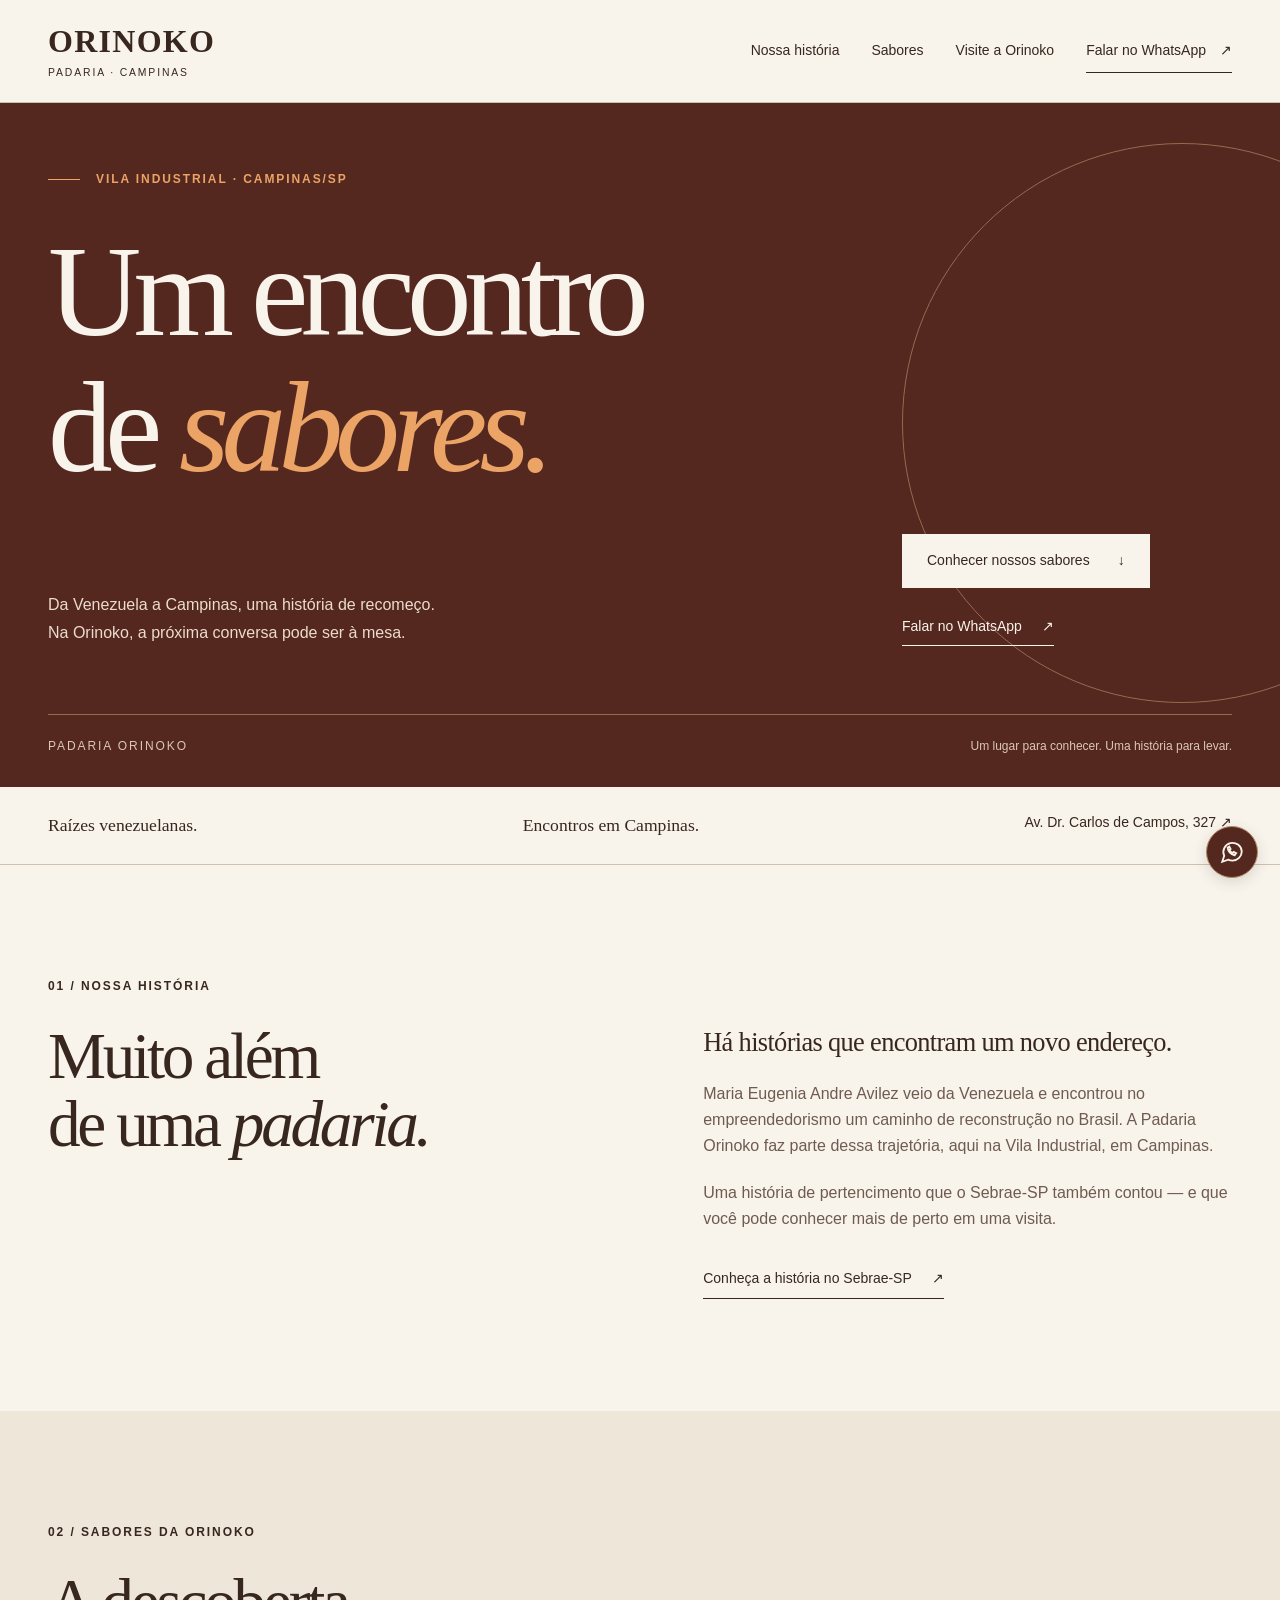
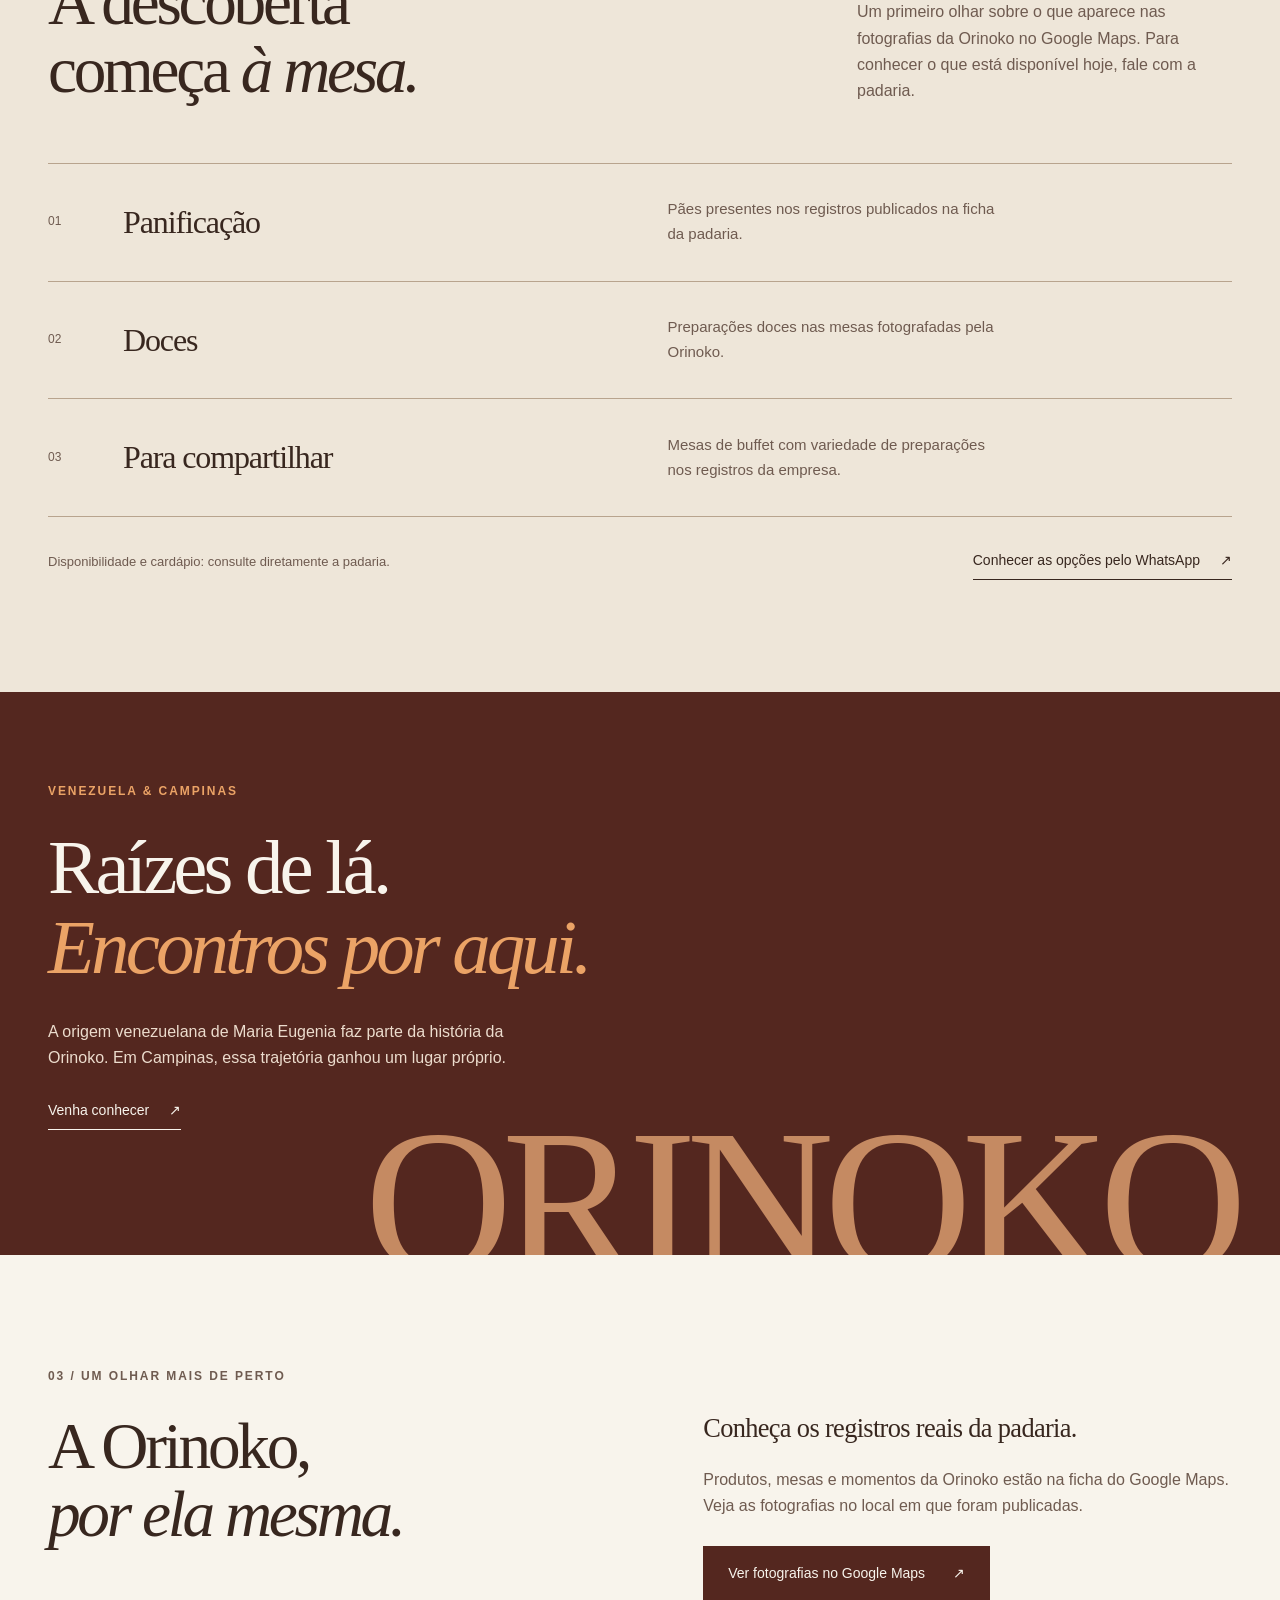
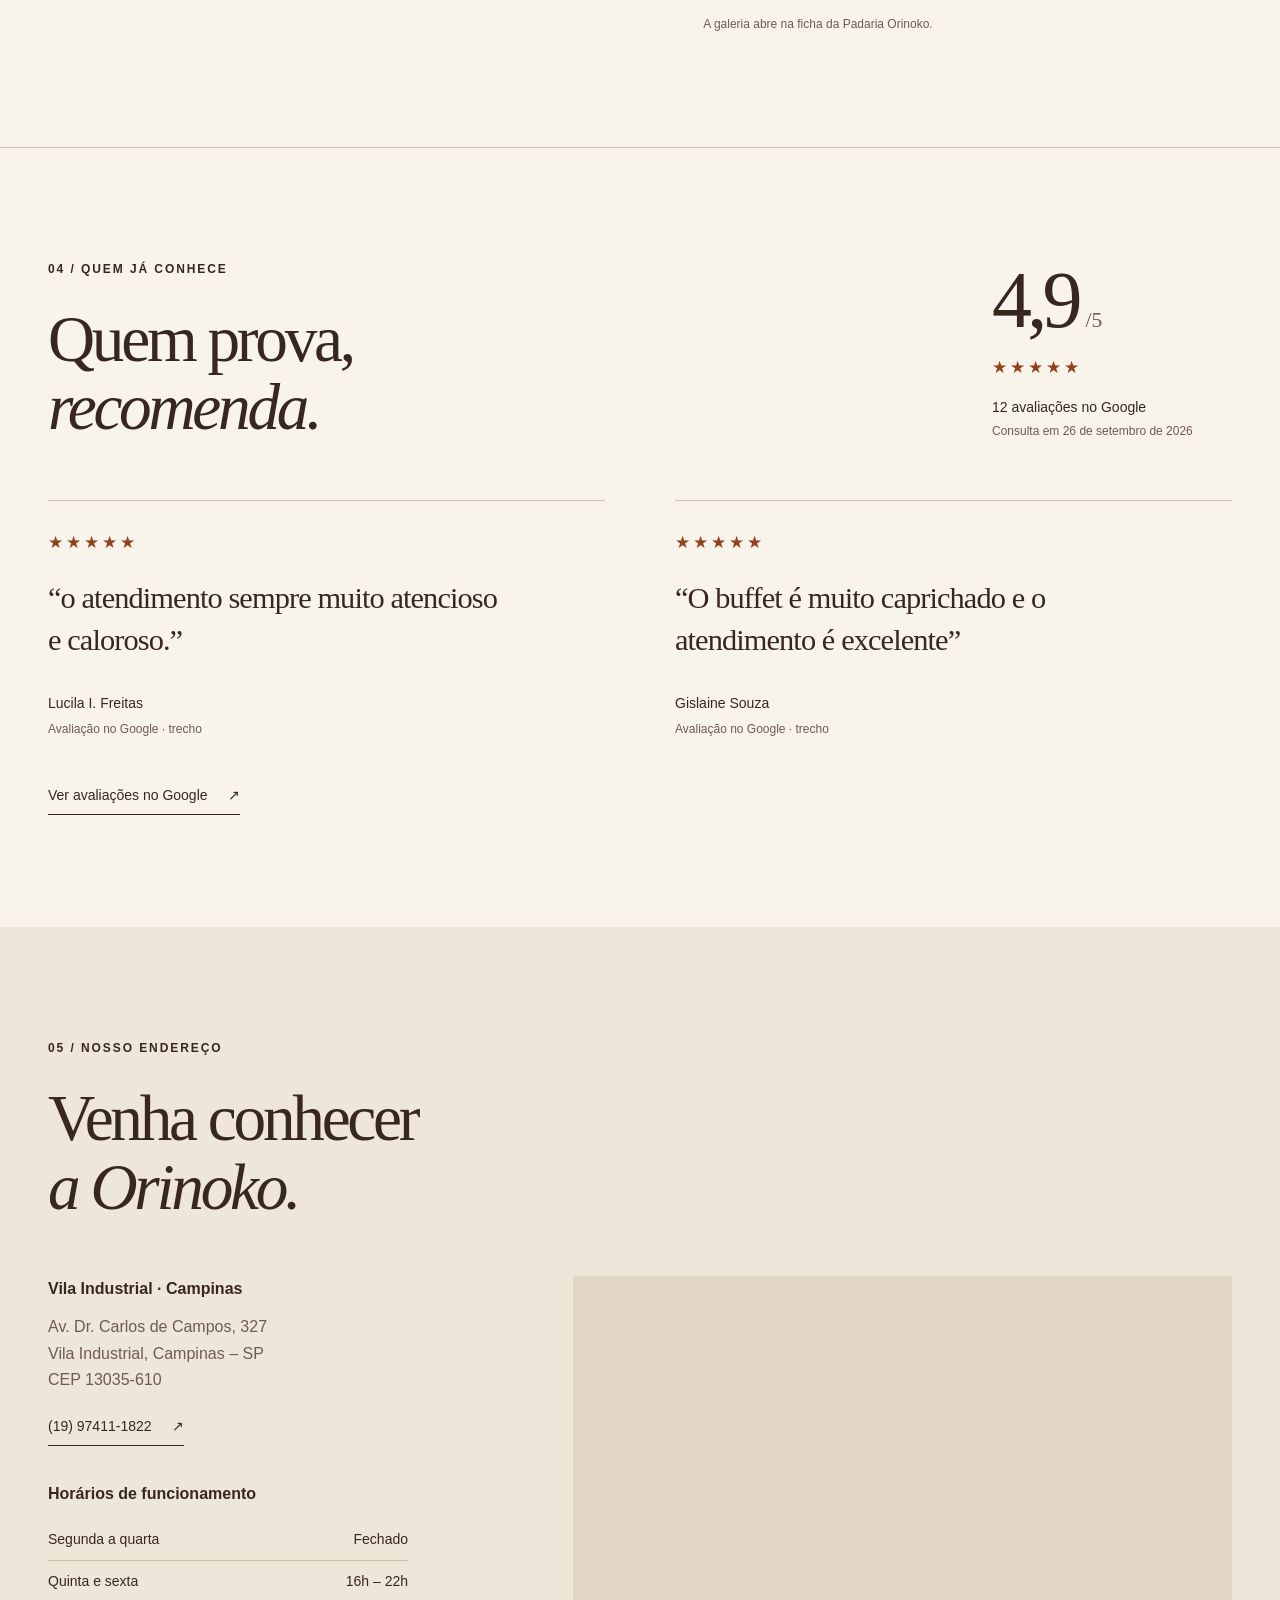
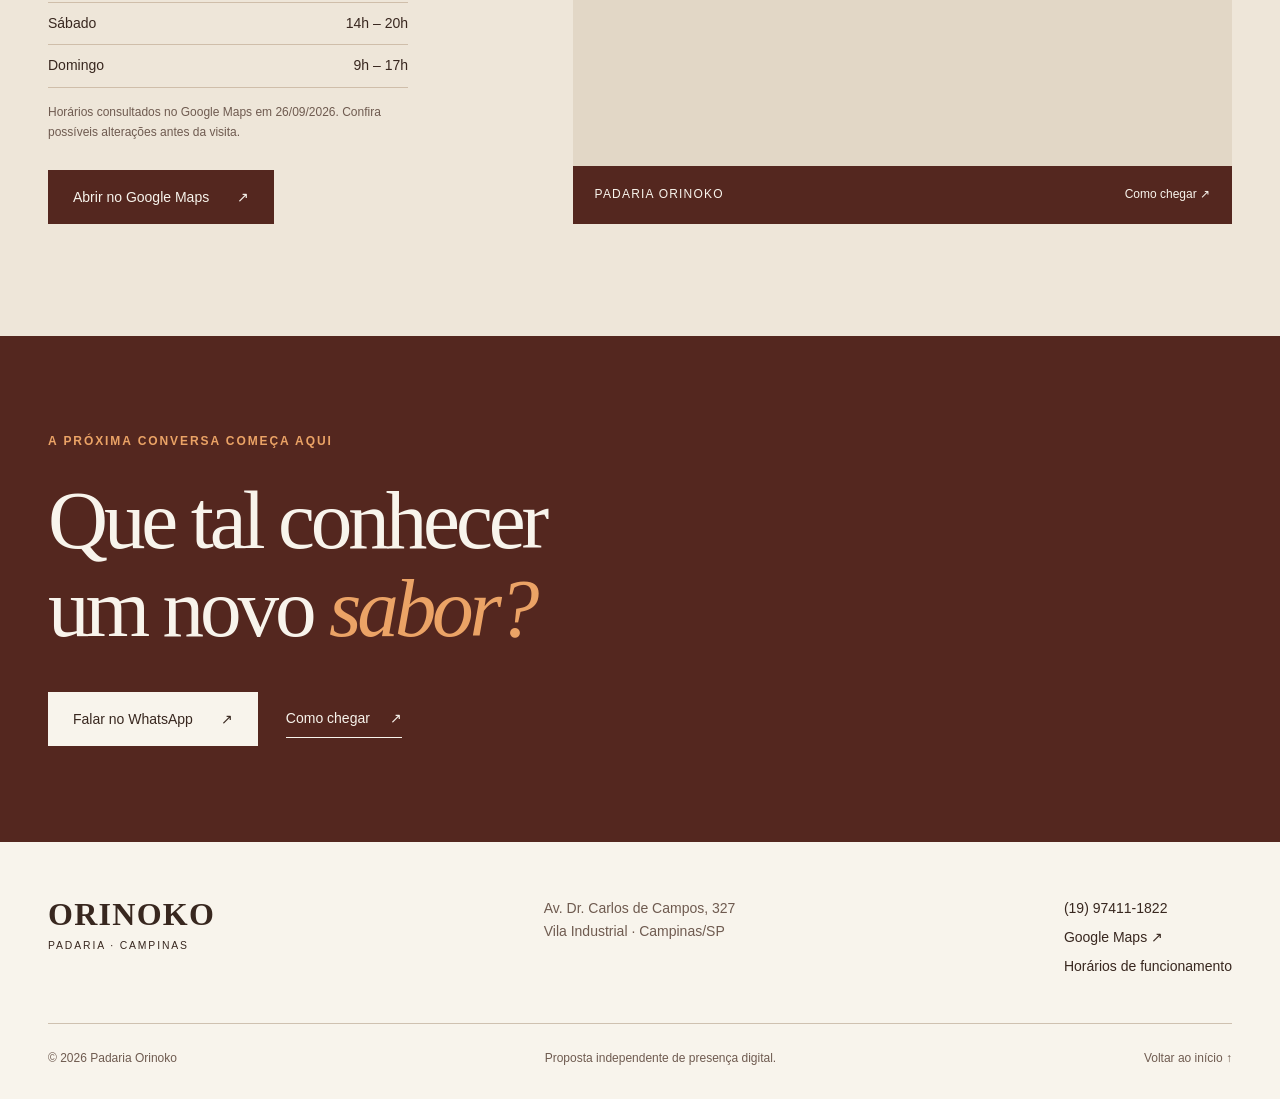
<file: index.html>
<!doctype html>
<html lang="pt-BR">
  <head>
    <meta charset="utf-8" />
    <meta name="viewport" content="width=device-width, initial-scale=1" />
    <title>Padaria Orinoko | Campinas - SP</title>
    <meta
      name="description"
      content="Conheça a Padaria Orinoko, na Vila Industrial em Campinas. Veja a localização, os horários e entre em contato pelo WhatsApp."
    />
    <meta name="theme-color" content="#54271f" />
    <link rel="canonical" href="https://gustavol266.github.io/Orinoko/" />
    <meta property="og:url" content="https://gustavol266.github.io/Orinoko/" />
    <meta property="og:type" content="website" />
    <meta property="og:locale" content="pt_BR" />
    <meta property="og:title" content="Padaria Orinoko | Campinas - SP" />
    <meta
      property="og:description"
      content="Uma padaria na Vila Industrial. Conheça a Orinoko e planeje sua visita em Campinas."
    />
    <link rel="icon" type="image/svg+xml" href="assets/icons/favicon.svg" />
    <script>
      // Establish the enhanced mobile layout before the first paint.
      document.documentElement.classList.add("js-enabled");
    </script>
    <link rel="stylesheet" href="css/style.css?v=20260927" />
    <script src="js/main.js" defer></script>
    <script type="application/ld+json">
      {
        "@context": "https://schema.org",
        "@type": "Bakery",
        "name": "Padaria Orinoko",
        "telephone": "+55-19-97411-1822",
        "address": {
          "@type": "PostalAddress",
          "streetAddress": "Av. Dr. Carlos de Campos, 327 - Vila Industrial",
          "addressLocality": "Campinas",
          "addressRegion": "SP",
          "postalCode": "13035-610",
          "addressCountry": "BR"
        },
        "geo": {
          "@type": "GeoCoordinates",
          "latitude": -22.9089438,
          "longitude": -47.0802689
        },
        "hasMap": "https://www.google.com/maps?cid=2691141686588367925",
        "openingHoursSpecification": [
          {
            "@type": "OpeningHoursSpecification",
            "dayOfWeek": ["Thursday", "Friday"],
            "opens": "16:00",
            "closes": "22:00"
          },
          {
            "@type": "OpeningHoursSpecification",
            "dayOfWeek": "Saturday",
            "opens": "14:00",
            "closes": "20:00"
          },
          {
            "@type": "OpeningHoursSpecification",
            "dayOfWeek": "Sunday",
            "opens": "09:00",
            "closes": "17:00"
          }
        ]
      }
    </script>
  </head>
  <body>
    <a class="skip-link" href="#conteudo">Pular para o conteúdo</a>
    <header class="site-header">
      <div class="container header-inner">
        <!-- TODO: substituir pelo logotipo oficial fornecido pela Padaria Orinoko -->
        <a class="wordmark" href="#inicio" aria-label="Orinoko, início"
          >ORINOKO<span>PADARIA · CAMPINAS</span></a
        >
        <button
          class="menu-toggle"
          aria-expanded="false"
          aria-controls="navigation"
          hidden
        >
          Menu <span aria-hidden="true">+</span>
        </button>
        <nav id="navigation" aria-label="Navegação principal">
          <a href="#sobre">Nossa história</a><a href="#sabores">Sabores</a
          ><a href="#visite">Visite a Orinoko</a>
          <a
            class="header-contact"
            data-whatsapp
            href="https://wa.me/5519974111822?text=Ol%C3%A1!%20Vim%20pelo%20site%20da%20Padaria%20Orinoko%20e%20gostaria%20de%20mais%20informa%C3%A7%C3%B5es."
            >Falar no WhatsApp <span aria-hidden="true">↗</span></a
          >
        </nav>
      </div>
    </header>
    <main id="conteudo">
      <section class="hero" id="inicio" aria-labelledby="hero-title">
        <div class="container hero-inner">
          <p class="eyebrow">
            <span class="small-line" aria-hidden="true"></span> VILA INDUSTRIAL
            · CAMPINAS/SP
          </p>
          <h1 id="hero-title">Um encontro<br />de <em>sabores.</em></h1>
          <div class="hero-bottom">
            <p>
              Da Venezuela a Campinas, uma história de recomeço.<br
                class="desktop-break"
              />
              Na Orinoko, a próxima conversa pode ser à mesa.
            </p>
            <div class="actions">
              <a class="button button-light" href="#sabores"
                >Conhecer nossos sabores <span aria-hidden="true">↓</span></a
              ><a
                class="text-link light-link"
                data-whatsapp
                href="https://wa.me/5519974111822?text=Ol%C3%A1!%20Vim%20pelo%20site%20da%20Padaria%20Orinoko%20e%20gostaria%20de%20mais%20informa%C3%A7%C3%B5es."
                >Falar no WhatsApp <span aria-hidden="true">↗</span></a
              >
            </div>
          </div>
          <div class="hero-note">
            <span>PADARIA ORINOKO</span
            ><span>Um lugar para conhecer. Uma história para levar.</span>
          </div>
          <div class="hero-ring" aria-hidden="true"></div>
        </div>
      </section>
      <div class="intro-strip">
        <div class="container">
          <span>Raízes venezuelanas.</span><span>Encontros em Campinas.</span
          ><a href="#visite"
            >Av. Dr. Carlos de Campos, 327 <span aria-hidden="true">↗</span></a
          >
        </div>
      </div>
      <section class="section story" id="sobre" aria-labelledby="story-title">
        <div class="container story-grid">
          <div>
            <p class="eyebrow">01 / NOSSA HISTÓRIA</p>
            <h2 id="story-title">Muito além<br />de uma <em>padaria.</em></h2>
          </div>
          <div class="story-copy">
            <p class="lead">Há histórias que encontram um novo endereço.</p>
            <p>
              Maria Eugenia Andre Avilez veio da Venezuela e encontrou no
              empreendedorismo um caminho de reconstrução no Brasil. A Padaria
              Orinoko faz parte dessa trajetória, aqui na Vila Industrial, em
              Campinas.
            </p>
            <p>
              Uma história de pertencimento que o Sebrae-SP também contou — e
              que você pode conhecer mais de perto em uma visita.
            </p>
            <a
              class="text-link"
              href="https://pt.linkedin.com/posts/sebraesp_diadoimigrante-empreendedorismo-hist%C3%B3riasdesucesso-activity-7343714641413320707-zX1M"
              target="_blank"
              rel="noopener noreferrer"
              >Conheça a história no Sebrae-SP
              <span aria-hidden="true">↗</span></a
            >
          </div>
        </div>
      </section>
      <section
        class="section flavors"
        id="sabores"
        aria-labelledby="flavors-title"
      >
        <div class="container">
          <div class="section-heading">
            <div>
              <p class="eyebrow">02 / SABORES DA ORINOKO</p>
              <h2 id="flavors-title">
                A descoberta<br />começa <em>à mesa.</em>
              </h2>
            </div>
            <p>
              Um primeiro olhar sobre o que aparece nas fotografias da Orinoko
              no Google Maps. Para conhecer o que está disponível hoje, fale com
              a padaria.
            </p>
          </div>
          <!-- TODO: substituir por fotografia oficial fornecida pelo estabelecimento, validando a mesma foto na ficha do Google Maps e a autorização do autor. -->
          <div class="flavor-list">
            <article>
              <span class="item-number">01</span>
              <h3>Panificação</h3>
              <p>
                Pães presentes nos registros publicados na ficha da padaria.
              </p>
            </article>
            <article>
              <span class="item-number">02</span>
              <h3>Doces</h3>
              <p>Preparações doces nas mesas fotografadas pela Orinoko.</p>
            </article>
            <article>
              <span class="item-number">03</span>
              <h3>Para compartilhar</h3>
              <p>
                Mesas de buffet com variedade de preparações nos registros da
                empresa.
              </p>
            </article>
          </div>
          <div class="flavors-footer">
            <p>Disponibilidade e cardápio: consulte diretamente a padaria.</p>
            <a
              class="text-link"
              data-whatsapp
              href="https://wa.me/5519974111822?text=Ol%C3%A1!%20Vim%20pelo%20site%20da%20Padaria%20Orinoko%20e%20gostaria%20de%20mais%20informa%C3%A7%C3%B5es."
              >Conhecer as opções pelo WhatsApp
              <span aria-hidden="true">↗</span></a
            >
          </div>
        </div>
      </section>
      <section class="heritage" aria-labelledby="heritage-title">
        <div class="container heritage-inner">
          <p class="eyebrow">VENEZUELA & CAMPINAS</p>
          <h2 id="heritage-title">
            Raízes de lá.<br /><em>Encontros por aqui.</em>
          </h2>
          <p>
            A origem venezuelana de Maria Eugenia faz parte da história da
            Orinoko. Em Campinas, essa trajetória ganhou um lugar próprio.
          </p>
          <a class="text-link light-link" href="#visite"
            >Venha conhecer <span aria-hidden="true">↗</span></a
          ><span class="heritage-word" aria-hidden="true">ORINOKO</span>
        </div>
      </section>
      <section
        class="section gallery"
        id="galeria"
        aria-labelledby="gallery-title"
      >
        <div class="container gallery-grid">
          <div>
            <p class="eyebrow">03 / UM OLHAR MAIS DE PERTO</p>
            <h2 id="gallery-title">A Orinoko,<br /><em>por ela mesma.</em></h2>
          </div>
          <div>
            <p class="lead">Conheça os registros reais da padaria.</p>
            <p>
              Produtos, mesas e momentos da Orinoko estão na ficha do Google
              Maps. Veja as fotografias no local em que foram publicadas.
            </p>
            <a
              class="button button-dark"
              data-maps
              href="https://www.google.com/maps?cid=2691141686588367925"
              target="_blank"
              rel="noopener noreferrer"
              >Ver fotografias no Google Maps
              <span aria-hidden="true">↗</span></a
            >
            <p class="caption">A galeria abre na ficha da Padaria Orinoko.</p>
          </div>
        </div>
      </section>
      <section
        class="section reviews"
        id="avaliacoes"
        aria-labelledby="reviews-title"
      >
        <div class="container">
          <div class="section-heading">
            <div>
              <p class="eyebrow">04 / QUEM JÁ CONHECE</p>
              <h2 id="reviews-title">Quem prova,<br /><em>recomenda.</em></h2>
            </div>
            <div class="rating">
              <span class="rating-number">4,9<span>/5</span></span
              ><span class="stars" role="img" aria-label="4,9 de 5 estrelas"
                >★★★★★</span
              >
              <p>
                12 avaliações no Google<br /><small
                  >Consulta em 26 de setembro de 2026</small
                >
              </p>
            </div>
          </div>
          <div class="review-grid">
            <figure>
              <span class="stars" role="img" aria-label="5 de 5 estrelas"
                >★★★★★</span
              >
              <blockquote>
                “o atendimento sempre muito atencioso e caloroso.”
              </blockquote>
              <figcaption>
                Lucila I. Freitas<span>Avaliação no Google · trecho</span>
              </figcaption>
            </figure>
            <figure>
              <span class="stars" role="img" aria-label="5 de 5 estrelas"
                >★★★★★</span
              >
              <blockquote>
                “O buffet é muito caprichado e o atendimento é excelente”
              </blockquote>
              <figcaption>
                Gislaine Souza<span>Avaliação no Google · trecho</span>
              </figcaption>
            </figure>
          </div>
          <a
            class="text-link"
            data-maps
            href="https://www.google.com/maps?cid=2691141686588367925"
            target="_blank"
            rel="noopener noreferrer"
            >Ver avaliações no Google <span aria-hidden="true">↗</span></a
          >
        </div>
      </section>
      <section class="section visit" id="visite" aria-labelledby="visit-title">
        <div class="container">
          <p class="eyebrow">05 / NOSSO ENDEREÇO</p>
          <h2 id="visit-title">Venha conhecer<br /><em>a Orinoko.</em></h2>
          <div class="visit-grid">
            <div class="visit-details">
              <h3>Vila Industrial · Campinas</h3>
              <address>
                Av. Dr. Carlos de Campos, 327<br />Vila Industrial, Campinas –
                SP<br />CEP 13035-610
              </address>
              <a class="text-link" href="tel:+5519974111822"
                >(19) 97411-1822 <span aria-hidden="true">↗</span></a
              >
              <div class="hours">
                <h3>Horários de funcionamento</h3>
                <dl>
                  <div>
                    <dt>Segunda a quarta</dt>
                    <dd>Fechado</dd>
                  </div>
                  <div>
                    <dt>Quinta e sexta</dt>
                    <dd>16h – 22h</dd>
                  </div>
                  <div>
                    <dt>Sábado</dt>
                    <dd>14h – 20h</dd>
                  </div>
                  <div>
                    <dt>Domingo</dt>
                    <dd>9h – 17h</dd>
                  </div>
                </dl>
                <p class="caption">
                  Horários consultados no Google Maps em 26/09/2026. Confira
                  possíveis alterações antes da visita.
                </p>
              </div>
              <a
                class="button button-dark"
                data-maps
                href="https://www.google.com/maps?cid=2691141686588367925"
                target="_blank"
                rel="noopener noreferrer"
                >Abrir no Google Maps <span aria-hidden="true">↗</span></a
              >
            </div>
            <div class="map-panel">
              <iframe
                title="Localização da Padaria Orinoko na Vila Industrial, Campinas"
                src="https://maps.google.com/maps?q=Padaria%20Orinoko%2C%20Av.%20Dr.%20Carlos%20de%20Campos%2C%20327%2C%20Campinas&z=16&output=embed"
                width="640"
                height="520"
                loading="lazy"
                referrerpolicy="no-referrer-when-downgrade"
                allowfullscreen
              ></iframe>
              <div class="map-caption">
                <span>PADARIA ORINOKO</span
                ><a
                  data-maps
                  href="https://www.google.com/maps?cid=2691141686588367925"
                  target="_blank"
                  rel="noopener noreferrer"
                  >Como chegar <span aria-hidden="true">↗</span></a
                >
              </div>
            </div>
          </div>
        </div>
      </section>
      <section class="final-cta" aria-labelledby="cta-title">
        <div class="container">
          <p class="eyebrow">A PRÓXIMA CONVERSA COMEÇA AQUI</p>
          <h2 id="cta-title">Que tal conhecer<br />um novo <em>sabor?</em></h2>
          <div class="actions">
            <a
              class="button button-light"
              data-whatsapp
              href="https://wa.me/5519974111822?text=Ol%C3%A1!%20Vim%20pelo%20site%20da%20Padaria%20Orinoko%20e%20gostaria%20de%20mais%20informa%C3%A7%C3%B5es."
              >Falar no WhatsApp <span aria-hidden="true">↗</span></a
            ><a
              class="text-link light-link"
              data-maps
              href="https://www.google.com/maps?cid=2691141686588367925"
              target="_blank"
              rel="noopener noreferrer"
              >Como chegar <span aria-hidden="true">↗</span></a
            >
          </div>
        </div>
      </section>
    </main>
    <footer>
      <div class="container">
        <div class="footer-top">
          <a class="wordmark" href="#inicio"
            >ORINOKO<span>PADARIA · CAMPINAS</span></a
          >
          <p>
            Av. Dr. Carlos de Campos, 327<br />Vila Industrial · Campinas/SP
          </p>
          <div class="footer-links">
            <a href="tel:+5519974111822">(19) 97411-1822</a
            ><a
              data-maps
              href="https://www.google.com/maps?cid=2691141686588367925"
              target="_blank"
              rel="noopener noreferrer"
              >Google Maps ↗</a
            ><a href="#visite">Horários de funcionamento</a>
          </div>
        </div>
        <div class="footer-bottom">
          <span>© <span id="year">2026</span> Padaria Orinoko</span
          ><span>Proposta independente de presença digital.</span
          ><a href="#inicio">Voltar ao início ↑</a>
        </div>
      </div>
    </footer>
    <a
      class="floating-contact"
      data-whatsapp
      href="https://wa.me/5519974111822?text=Ol%C3%A1!%20Vim%20pelo%20site%20da%20Padaria%20Orinoko%20e%20gostaria%20de%20mais%20informa%C3%A7%C3%B5es."
      aria-label="Falar com a Padaria Orinoko no WhatsApp"
      ><svg
        viewBox="0 0 24 24"
        fill="none"
        stroke="currentColor"
        stroke-width="1.7"
        aria-hidden="true"
      >
        <path
          d="M21 11.5a8.5 8.5 0 0 1-8.5 8.5 9 9 0 0 1-4-.9L3 21l1.8-5.4A8.5 8.5 0 1 1 21 11.5Z"
        />
        <path
          d="M8 8c.5 4 2.5 6 6.5 7l1.3-2-2.3-1-.8 1c-1.5-.7-2.3-1.5-3-3l1-.8L9.5 7Z"
        /></svg
    ></a>
  </body>
</html>
</file>
<file: css/style.css>
:root {
  --paper: #f8f4ec;
  --ink: #38271f;
  --wine: #54271f;
  --orange: #eba366;
  --muted: #6f5b50;
  --line: #cfc1b0;
  --white: #fffdf7;
  --serif: Georgia, "Times New Roman", serif;
  --sans: Arial, Helvetica, sans-serif;
}
* {
  box-sizing: border-box;
}
html {
  scroll-behavior: smooth;
  scroll-padding-top: 105px;
}
body {
  margin: 0;
  background: var(--paper);
  color: var(--ink);
  font-family: var(--sans);
  font-size: 16px;
  line-height: 1.65;
}
a {
  color: inherit;
  text-decoration: none;
}
button {
  font: inherit;
}
a,
button {
  -webkit-tap-highlight-color: transparent;
}
a:focus-visible,
button:focus-visible {
  outline: 3px solid #a44917;
  outline-offset: 6px;
}
h1,
h2,
h3,
p,
figure {
  margin: 0;
}
h1,
h2 {
  font-family: var(--serif);
  font-weight: 400;
  line-height: 1.05;
  letter-spacing: -0.05em;
}
h2 {
  font-size: clamp(2.7rem, 5.1vw, 4.8rem);
}
h2 em {
  font-weight: 400;
}
h3 {
  font-weight: 500;
}
p + p {
  margin-top: 20px;
}
.container {
  width: min(1280px, calc(100% - 96px));
  margin: auto;
}
.section {
  padding: 112px 0;
}
.eyebrow {
  font-size: 0.75rem;
  font-weight: 600;
  letter-spacing: 0.16em;
  line-height: 1.6;
  margin-bottom: 26px;
}
.skip-link {
  position: fixed;
  top: -100px;
  left: 16px;
  padding: 12px 18px;
  background: var(--white);
  z-index: 50;
}
.skip-link:focus {
  top: 12px;
}
.site-header {
  background: var(--paper);
  position: sticky;
  top: 0;
  z-index: 20;
  border-bottom: 1px solid var(--line);
}
.header-inner {
  min-height: 102px;
  display: flex;
  align-items: center;
  justify-content: space-between;
  gap: 28px;
}
.wordmark {
  font-family: var(--serif);
  font-size: 2rem;
  font-weight: 700;
  letter-spacing: 0.04em;
  line-height: 1.1;
  display: inline-block;
}
.wordmark span {
  display: block;
  font-family: var(--sans);
  font-size: 0.65rem;
  letter-spacing: 0.18em;
  font-weight: 400;
  margin-top: 8px;
}
nav {
  display: flex;
  align-items: center;
  gap: 32px;
  font-size: 0.875rem;
}
nav > a {
  padding: 10px 0;
}
nav > a:hover {
  color: #9a461e;
}
.header-contact {
  border-bottom: 1px solid var(--ink);
  display: flex;
  gap: 14px;
}
.menu-toggle {
  border: 1px solid var(--line);
  background: none;
  padding: 8px 12px;
  color: var(--ink);
}
.hero {
  background: var(--wine);
  color: var(--paper);
  overflow: hidden;
}
.hero-inner {
  padding-top: 67px;
  padding-bottom: 30px;
  position: relative;
  isolation: isolate;
}
.hero .eyebrow {
  display: flex;
  align-items: center;
  gap: 16px;
  color: var(--orange);
  margin-bottom: 35px;
}
.small-line {
  width: 32px;
  height: 1px;
  background: currentColor;
}
.hero h1 {
  font-size: clamp(4.8rem, 10.1vw, 9.5rem);
  letter-spacing: -0.06em;
  max-width: 1040px;
}
.hero h1 em {
  color: var(--orange);
  font-weight: 400;
}
.hero-bottom {
  display: flex;
  justify-content: space-between;
  align-items: flex-end;
  gap: 48px;
  padding: 38px 0 68px;
}
.hero-bottom p {
  max-width: 510px;
  color: #ecdccd;
  line-height: 1.7;
}
.actions {
  display: flex;
  align-items: center;
  gap: 28px;
  flex-wrap: wrap;
}
.hero .actions {
  max-width: 330px;
  gap: 20px;
}
.button {
  min-height: 54px;
  display: inline-flex;
  align-items: center;
  justify-content: space-between;
  gap: 28px;
  padding: 15px 24px;
  font-size: 0.875rem;
  line-height: 1.5;
  border: 1px solid transparent;
  transition:
    background 0.2s,
    color 0.2s,
    transform 0.2s;
}
.button:hover {
  transform: translateY(-2px);
}
.button-light {
  background: var(--paper);
  color: var(--ink);
}
.button-light:hover {
  background: var(--orange);
}
.button-dark {
  background: var(--wine);
  color: var(--paper);
}
.button-dark:hover {
  background: #753a29;
}
.text-link {
  display: inline-flex;
  gap: 20px;
  align-items: center;
  padding: 7px 0;
  border-bottom: 1px solid currentColor;
  font-size: 0.875rem;
  line-height: 1.65;
}
.text-link:hover {
  color: #a44917;
}
.light-link:hover {
  color: var(--orange);
}
.hero-note {
  border-top: 1px solid #986a52;
  display: flex;
  justify-content: space-between;
  gap: 20px;
  padding-top: 22px;
  font-size: 0.75rem;
  color: #ddc7b7;
}
.hero-note > span:first-child {
  letter-spacing: 0.16em;
}
.hero-ring {
  position: absolute;
  z-index: -1;
  width: 560px;
  height: 560px;
  right: -230px;
  top: 40px;
  border: 1px solid #986a52;
  border-radius: 50%;
  pointer-events: none;
}
.intro-strip {
  border-bottom: 1px solid var(--line);
}
.intro-strip .container {
  display: flex;
  justify-content: space-between;
  gap: 24px;
  padding: 24px 0;
  font-size: 0.875rem;
}
.intro-strip > div > span {
  font-family: var(--serif);
  font-size: 1.1rem;
}
.story-grid,
.gallery-grid {
  display: grid;
  grid-template-columns: 1.05fr 1fr;
  gap: 100px;
}
.story-copy {
  padding-top: 47px;
}
.story-copy > p:not(.lead),
.gallery-grid p:not(.lead) {
  color: var(--muted);
}
.lead {
  font-family: var(--serif);
  font-size: 1.65rem;
  line-height: 1.4;
  letter-spacing: -0.025em;
}
.story-copy .text-link {
  margin-top: 28px;
}
.flavors {
  background: #eee6d9;
}
.section-heading {
  display: flex;
  justify-content: space-between;
  align-items: flex-end;
  gap: 72px;
  margin-bottom: 58px;
}
.section-heading > p {
  max-width: 375px;
  color: var(--muted);
}
.flavor-list article {
  border-top: 1px solid #b8a48e;
  display: grid;
  grid-template-columns: 55px 1fr 1fr 20px;
  gap: 20px;
  align-items: center;
  padding: 32px 0;
}
.flavor-list article:last-child {
  border-bottom: 1px solid #b8a48e;
}
.item-number {
  font-size: 0.75rem;
  color: var(--muted);
}
.flavor-list h3 {
  font-family: var(--serif);
  font-size: clamp(1.75rem, 2.5vw, 2.5rem);
  letter-spacing: -0.035em;
}
.flavor-list p {
  font-size: 0.9375rem;
  color: var(--muted);
  max-width: 340px;
}
.flavors-footer {
  display: flex;
  justify-content: space-between;
  align-items: center;
  gap: 32px;
  margin-top: 25px;
}
.flavors-footer p {
  font-size: 0.8125rem;
  color: var(--muted);
}
.heritage {
  background: var(--wine);
  color: var(--paper);
  overflow: hidden;
}
.heritage-inner {
  padding: 90px 0 125px;
  position: relative;
}
.heritage .eyebrow {
  color: var(--orange);
}
.heritage h2 {
  font-size: clamp(3rem, 6vw, 6rem);
}
.heritage h2 em {
  color: var(--orange);
}
.heritage p:not(.eyebrow) {
  max-width: 470px;
  margin: 30px 0 20px;
  color: #ecdccd;
}
.heritage-word {
  position: absolute;
  bottom: -50px;
  right: -5px;
  font-family: var(--serif);
  font-size: clamp(7rem, 16vw, 15rem);
  letter-spacing: -0.05em;
  line-height: 1;
  color: #c58a62;
  pointer-events: none;
}
.gallery-grid > div:nth-child(2) {
  padding-top: 43px;
}
.gallery-grid .button {
  margin-top: 27px;
}
.caption {
  font-size: 0.75rem !important;
  line-height: 1.7;
  color: var(--muted);
  margin-top: 14px;
}
.reviews {
  border-top: 1px solid var(--line);
}
.rating {
  min-width: 240px;
}
.rating-number {
  font-family: var(--serif);
  font-size: 5rem;
  line-height: 1;
  letter-spacing: -0.06em;
  display: block;
}
.rating-number > span {
  font-size: 1.35rem;
  color: var(--muted);
  letter-spacing: 0;
  margin-left: 8px;
}
.stars {
  color: #91431d;
  font-size: 1.05rem;
  letter-spacing: 0.18em;
  display: block;
  margin: 14px 0;
}
.rating p {
  font-size: 0.875rem;
}
.rating small {
  font-size: 0.75rem;
  color: var(--muted);
}
.review-grid {
  display: grid;
  grid-template-columns: 1fr 1fr;
  gap: 70px;
  margin-bottom: 37px;
}
.review-grid figure {
  border-top: 1px solid var(--line);
  padding: 14px 0 0;
}
.review-grid blockquote {
  font-family: var(--serif);
  font-size: 1.9rem;
  line-height: 1.4;
  letter-spacing: -0.03em;
  margin: 20px 0 30px;
  max-width: 460px;
}
.review-grid figcaption {
  font-size: 0.875rem;
}
.review-grid figcaption span {
  display: block;
  font-size: 0.75rem;
  color: var(--muted);
  margin-top: 5px;
}
.visit {
  background: #eee6d9;
}
.visit-grid {
  display: grid;
  grid-template-columns: 0.8fr 1.2fr;
  gap: 85px;
  margin-top: 55px;
}
.visit-details h3 {
  font-size: 1rem;
  font-weight: 600;
  margin-bottom: 12px;
}
address {
  font-style: normal;
  color: var(--muted);
  margin-bottom: 14px;
}
.hours {
  margin: 35px 0 28px;
  max-width: 360px;
}
.hours dl {
  margin: 0;
}
.hours dl > div {
  display: flex;
  justify-content: space-between;
  gap: 20px;
  padding: 9px 0;
  border-bottom: 1px solid #cfbeaa;
  font-size: 0.875rem;
}
.hours dd {
  margin: 0;
  white-space: nowrap;
}
.map-panel {
  min-width: 0;
  background: #e2d7c6;
  display: flex;
  flex-direction: column;
}
.map-panel iframe {
  border: 0;
  width: 100%;
  height: 100%;
  min-height: 435px;
  flex: 1;
}
.map-caption {
  display: flex;
  justify-content: space-between;
  gap: 20px;
  align-items: center;
  background: var(--wine);
  color: var(--paper);
  padding: 19px 22px;
  font-size: 0.75rem;
}
.map-caption > span {
  letter-spacing: 0.1em;
}
.final-cta {
  background: var(--wine);
  color: var(--paper);
  padding: 96px 0;
}
.final-cta .eyebrow {
  color: var(--orange);
}
.final-cta h2 {
  font-size: clamp(3rem, 6.5vw, 6.1rem);
}
.final-cta h2 em {
  color: var(--orange);
}
.final-cta .actions {
  margin-top: 40px;
}
footer {
  padding: 55px 0 30px;
}
.footer-top {
  display: flex;
  justify-content: space-between;
  align-items: flex-start;
  gap: 38px;
  padding-bottom: 45px;
}
.footer-top p {
  font-size: 0.875rem;
  color: var(--muted);
}
.footer-links {
  display: flex;
  flex-direction: column;
  gap: 6px;
  font-size: 0.875rem;
}
.footer-links a:hover {
  color: #a44917;
}
.footer-bottom {
  display: flex;
  justify-content: space-between;
  align-items: center;
  gap: 20px;
  border-top: 1px solid var(--line);
  padding-top: 25px;
  font-size: 0.75rem;
  color: var(--muted);
}
.floating-contact {
  position: fixed;
  bottom: 22px;
  right: 22px;
  width: 52px;
  height: 52px;
  border-radius: 50%;
  display: grid;
  place-items: center;
  background: var(--wine);
  color: var(--paper);
  border: 1px solid #b38766;
  z-index: 25;
  box-shadow: 0 4px 14px #38271f26;
}
.floating-contact svg {
  width: 26px;
  height: 26px;
}
.floating-contact:hover {
  background: #753a29;
}
.menu-toggle {
  display: none;
}
@media (min-width: 1441px) {
  .hero-inner {
    padding-top: 90px;
  }
  .hero-bottom {
    padding-bottom: 85px;
  }
}
@media (max-width: 1100px) {
  .container {
    width: calc(100% - 64px);
  }
  nav {
    gap: 22px;
  }
  .header-contact {
    font-size: 0.8125rem;
  }
  .story-grid,
  .gallery-grid {
    gap: 55px;
  }
  .hero-bottom {
    gap: 35px;
  }
  .visit-grid {
    gap: 45px;
  }
  .section-heading {
    gap: 45px;
  }
  .flavor-list article {
    grid-template-columns: 40px 1fr 1fr 20px;
  }
  .hero-ring {
    right: -280px;
  }
}
@media (max-width: 900px) {
  .header-inner {
    min-height: 90px;
  }
  .wordmark {
    font-size: 1.8rem;
  }
  nav {
    gap: 18px;
  }
  nav > a {
    font-size: 0.8125rem;
  }
  .header-contact {
    max-width: 100px;
    line-height: 1.3;
  }
  .hero h1 {
    font-size: clamp(4.6rem, 11.5vw, 7rem);
  }
  .hero-bottom {
    align-items: flex-start;
  }
  .desktop-break {
    display: none;
  }
  .section {
    padding: 80px 0;
  }
  .story-grid,
  .gallery-grid {
    gap: 40px;
  }
  .section-heading {
    align-items: flex-start;
    gap: 40px;
  }
  .section-heading > p {
    max-width: 310px;
  }
  .flavor-list article {
    grid-template-columns: 30px 1fr 1fr 16px;
    gap: 16px;
  }
  .visit-grid {
    gap: 36px;
    grid-template-columns: 1fr 1fr;
  }
  .map-panel iframe {
    min-height: 480px;
  }
  .heritage-inner {
    padding-top: 80px;
  }
  .footer-top {
    gap: 28px;
  }
}
@media (max-width: 700px) {
  html {
    scroll-padding-top: 90px;
  }
  .container {
    width: calc(100% - 40px);
  }
  .header-inner {
    min-height: 82px;
    flex-wrap: wrap;
    gap: 0;
  }
  .wordmark {
    font-size: 1.7rem;
  }
  .wordmark span {
    font-size: 0.6rem;
  }
  .menu-toggle:not([hidden]) {
    display: flex;
    gap: 15px;
    align-items: center;
  }
  .js-enabled nav {
    display: none;
  }
  .js-enabled nav.is-open {
    display: flex;
  }
  .site-header nav {
    width: 100%;
    flex-direction: column;
    align-items: stretch;
    gap: 0;
    padding: 15px 0 20px;
    border-top: 1px solid var(--line);
    margin-top: 15px;
  }
  .site-header nav a {
    padding: 12px 0;
    font-size: 1rem;
  }
  .site-header .header-contact {
    max-width: none;
    justify-content: space-between;
  }
  .hero-inner {
    padding-top: 45px;
    padding-bottom: 24px;
  }
  .hero .eyebrow {
    font-size: 0.6875rem;
    letter-spacing: 0.12em;
    gap: 10px;
    margin-bottom: 35px;
  }
  .small-line {
    width: 20px;
  }
  .hero h1 {
    font-size: clamp(3.55rem, 12.4vw, 5.7rem);
  }
  .hero-bottom {
    display: block;
    padding: 28px 0 38px;
  }
  .hero-bottom p {
    font-size: 0.9375rem;
    max-width: 400px;
  }
  .hero .actions {
    margin-top: 28px;
    max-width: none;
    gap: 18px;
  }
  .hero .button {
    padding: 14px 18px;
  }
  .hero-ring {
    width: 350px;
    height: 350px;
    right: -230px;
    top: 62px;
  }
  .hero-note {
    display: block;
    font-size: 0.6875rem;
  }
  .hero-note span:last-child {
    display: block;
    margin-top: 7px;
  }
  .intro-strip .container {
    flex-wrap: wrap;
    gap: 6px 20px;
    padding: 20px 0;
  }
  .intro-strip > div > span {
    font-size: 1rem;
  }
  .intro-strip a {
    width: 100%;
    font-size: 0.8125rem;
    margin-top: 4px;
  }
  .section {
    padding: 66px 0;
  }
  .eyebrow {
    margin-bottom: 22px;
    font-size: 0.6875rem;
  }
  .story-grid,
  .gallery-grid {
    grid-template-columns: 1fr;
    gap: 30px;
  }
  .story-copy,
  .gallery-grid > div:nth-child(2) {
    padding-top: 0;
  }
  .lead {
    font-size: 1.5rem;
  }
  .section-heading {
    display: block;
    margin-bottom: 35px;
  }
  .section-heading > p {
    margin-top: 26px;
    max-width: 100%;
  }
  .flavor-list article {
    grid-template-columns: 30px 1fr 15px;
    gap: 10px;
    padding: 24px 0;
  }
  .flavor-list h3 {
    font-size: 1.8rem;
  }
  .flavor-list p {
    grid-column: 2;
    max-width: 100%;
    font-size: 0.875rem;
  }
  .flavor-list article > span:last-child {
    grid-column: 3;
    grid-row: 1;
  }
  .flavors-footer {
    display: block;
    margin-top: 22px;
  }
  .flavors-footer .text-link {
    margin-top: 14px;
  }
  .heritage-inner {
    padding: 66px 0 110px;
  }
  .heritage-word {
    font-size: clamp(5rem, 22vw, 9rem);
    bottom: -17px;
  }
  .heritage p:not(.eyebrow) {
    font-size: 0.9375rem;
  }
  .gallery-grid .button {
    gap: 15px;
    padding: 14px 18px;
  }
  .rating {
    margin-top: 30px;
    display: grid;
    grid-template-columns: 130px 1fr;
    align-items: center;
    gap: 0 15px;
  }
  .rating-number {
    grid-row: 1 / 3;
    font-size: 4.5rem;
  }
  .rating .stars {
    margin: 0;
  }
  .rating p {
    font-size: 0.8125rem;
  }
  .rating small {
    font-size: 0.6875rem;
  }
  .review-grid {
    grid-template-columns: 1fr;
    gap: 32px;
  }
  .review-grid blockquote {
    font-size: 1.7rem;
    margin: 15px 0 24px;
  }
  .visit-grid {
    grid-template-columns: 1fr;
    gap: 36px;
    margin-top: 36px;
  }
  .hours {
    max-width: 100%;
  }
  .map-panel iframe {
    min-height: 340px;
    height: 340px;
  }
  .final-cta {
    padding: 66px 0;
  }
  .final-cta .eyebrow {
    font-size: 0.6875rem;
    letter-spacing: 0.12em;
  }
  .final-cta .actions {
    gap: 22px;
    margin-top: 30px;
  }
  .footer-top {
    display: block;
    padding-bottom: 30px;
  }
  .footer-top p {
    margin: 28px 0 20px;
  }
  .footer-bottom {
    display: block;
    padding-right: 45px;
  }
  .footer-bottom > span,
  .footer-bottom > a {
    display: block;
    margin-top: 8px;
  }
  .floating-contact {
    width: 48px;
    height: 48px;
    bottom: 16px;
    right: 16px;
  }
}
@media (prefers-reduced-motion: reduce) {
  html {
    scroll-behavior: auto;
  }
  *,
  *::before,
  *::after {
    transition: none !important;
    animation: none !important;
  }
}
</file>
